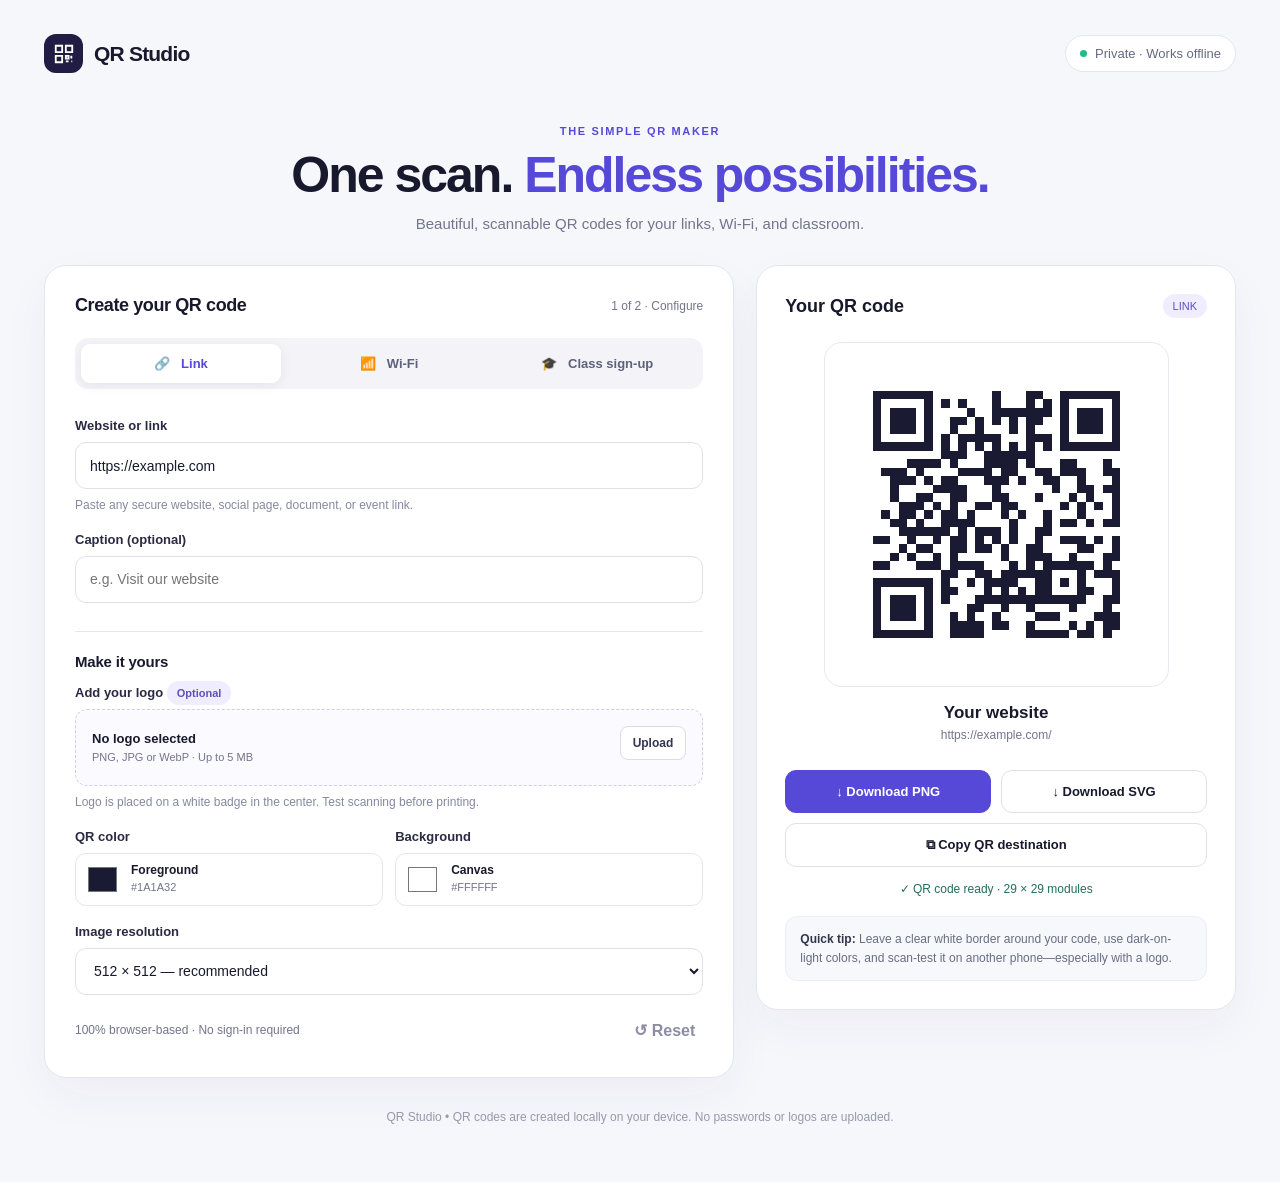
<file: index.html>
<!doctype html>
<html lang="en">
<head>
<meta charset="UTF-8">
<meta name="viewport" content="width=device-width, initial-scale=1.0">
<meta name="theme-color" content="#f6f7fb">
<title>QR Studio — QR codes for links, Wi-Fi and class sign-ups</title>
<link rel="stylesheet" href="styles.css">

</head>
<body>
<div class="shell">
<header class="topbar"><div class="brand"><span class="brand-icon" aria-hidden="true"><svg viewBox="0 0 24 24" width="22" height="22" fill="none"><path d="M3 3h7v7H3zM14 3h7v7h-7zM3 14h7v7H3z" stroke="currentColor" stroke-width="2"/><path d="M14 14h3v3h-3zM20 14v3M14 20h3M20 20h1" stroke="currentColor" stroke-width="2"/></svg></span> QR Studio</div><span class="topnote"><span class="online-dot"></span> Private · Works offline</span></header>
<section class="hero"><div class="eyebrow">THE SIMPLE QR MAKER</div><h1>One scan. <em>Endless possibilities.</em></h1><p>Beautiful, scannable QR codes for your links, Wi-Fi, and classroom.</p></section>
<main class="workspace">
<section class="panel controls" aria-label="QR code settings">
<div class="section-head"><h2>Create your QR code</h2><span class="mini">1 of 2 · Configure</span></div>
<div class="tabs" role="tablist" aria-label="QR type">
<button class="tab active" data-mode="link" aria-selected="true" type="button">🔗 &nbsp; Link</button>
<button class="tab" data-mode="wifi" aria-selected="false" type="button">📶 &nbsp; Wi-Fi</button>
<button class="tab" data-mode="class" aria-selected="false" type="button">🎓 &nbsp; Class sign-up</button>
</div>
<div id="linkFields"><div class="field"><label for="linkUrl">Website or link</label><input type="url" id="linkUrl" value="https://example.com" placeholder="https://yourwebsite.com" spellcheck="false" autocomplete="off"><small>Paste any secure website, social page, document, or event link.</small></div><div class="field"><label for="linkTitle">Caption (optional)</label><input type="text" id="linkTitle" placeholder="e.g. Visit our website" maxlength="65"></div></div>
<div id="wifiFields" class="hidden"><div class="field"><label for="wifiSsid">Wi-Fi network name (SSID)</label><input type="text" id="wifiSsid" placeholder="e.g. Classroom WiFi" maxlength="120"></div><div class="field-row"><div class="field"><label for="wifiSecurity">Security</label><select id="wifiSecurity"><option value="WPA">WPA / WPA2 / WPA3</option><option value="WEP">WEP</option><option value="nopass">No password (open)</option></select></div><div class="field"><label for="wifiPassword">Password</label><div class="toggle-eye"><input id="wifiPassword" type="password" placeholder="Wi-Fi password" maxlength="120"><button id="showPassword" type="button" aria-label="Show password">Show</button></div></div></div><label class="switch-row"><input type="checkbox" id="wifiHidden"> Hidden network</label></div>
<div id="classFields" class="hidden"><div class="field"><label for="classTitle">Class or event name</label><input type="text" id="classTitle" placeholder="e.g. Grade 7 Science Club" maxlength="65"></div><div class="field"><label for="classUrl">Registration form URL</label><input type="url" id="classUrl" placeholder="https://forms.gle/..." spellcheck="false" autocomplete="off"><small>Use a published Google Form or another sign-up page. The QR code opens that form.</small></div></div>
<h3 class="subhead">Make it yours</h3>
<div class="field"><div class="field-label">Add your logo <span class="badge">Optional</span></div><div class="brand-upload"><div><div class="upload-label" id="fileLabel">No logo selected</div><div class="upload-note">PNG, JPG or WebP · Up to 5 MB</div></div><div class="upload-actions"><label for="logoFile">Upload</label><input id="logoFile" type="file" accept="image/png,image/jpeg,image/webp" class="hidden"><button id="removeLogo" class="icon-btn hidden" title="Remove logo" type="button">✕</button></div></div><small class="mini" style="display:block;margin-top:8px">Logo is placed on a white badge in the center. Test scanning before printing.</small></div>
<div class="field color-row"><div><div class="field-label">QR color</div><div class="color-control"><input id="foreground" type="color" value="#1a1a32" aria-label="QR color"><div><strong>Foreground</strong><span id="fgLabel">#1A1A32</span></div></div></div><div><div class="field-label">Background</div><div class="color-control"><input id="background" type="color" value="#ffffff" aria-label="Background color"><div><strong>Canvas</strong><span id="bgLabel">#FFFFFF</span></div></div></div></div>
<div class="field"><label for="qrSize">Image resolution</label><select id="qrSize"><option value="320">320 × 320</option><option value="512" selected>512 × 512 — recommended</option><option value="768">768 × 768</option><option value="1024">1024 × 1024</option></select></div>
<div class="section-head" style="margin:14px 0 0"><span class="mini">100% browser-based · No sign-in required</span><button class="icon-btn" id="reset" type="button">↺ Reset</button></div>
</section>
<section class="panel preview" aria-label="QR code result"><div class="preview-head"><h2>Your QR code</h2><span class="badge" id="modeBadge">LINK</span></div><div class="preview-wrap"><canvas id="qrCanvas" width="512" height="512" aria-label="Generated QR code" role="img"></canvas></div><div class="preview-title" id="previewTitle">Your website</div><div class="preview-kind" id="previewKind">https://example.com</div><div class="buttons"><button type="button" id="downloadPNG" class="btn btn-primary">↓ Download PNG</button><button type="button" id="downloadSVG" class="btn">↓ Download SVG</button><button type="button" id="copyData" class="btn span-2">⧉ Copy QR destination</button></div><div class="status" id="status" role="status" aria-live="polite"></div><div class="hintbox"><strong>Quick tip:</strong> Leave a clear white border around your code, use dark-on-light colors, and scan-test it on another phone—especially with a logo.</div></section>
</main><footer class="footer">QR Studio • QR codes are created locally on your device. No passwords or logos are uploaded.</footer>
</div>
<script defer src="js/qr-core.js"></script>
<script defer src="js/app.js"></script>
</body>
</html>
</file>
<file: styles.css>
:root {color-scheme:light; --ink:#18192c;--muted:#72758b;--line:#e4e6ed;--accent:#5749d8;--accent-soft:#f0eeff;--bg:#f6f7fb;--card:#fff;--good:#136e57;--red:#b64242}
* {box-sizing:border-box} html,body{margin:0;min-height:100%;font-family:Inter,ui-sans-serif,-apple-system,BlinkMacSystemFont,"Segoe UI",Arial,sans-serif;background:var(--bg);color:var(--ink)}button,input,select{font:inherit}button{cursor:pointer}
.shell{max-width:1240px;margin:0 auto;padding:34px 24px 58px}.topbar{display:flex;align-items:center;justify-content:space-between;margin-bottom:52px;gap:15px}.brand{display:flex;align-items:center;gap:11px;font-weight:840;font-size:21px;letter-spacing:-.8px}.brand-icon{width:39px;height:39px;border-radius:12px;background:#201c43;color:white;display:grid;place-items:center}.topnote{font-size:13px;color:#646984;background:white;border:1px solid var(--line);border-radius:999px;padding:10px 14px;display:flex;align-items:center;gap:8px}.online-dot{background:#25b98a;border-radius:50%;width:7px;height:7px;display:inline-block}.hero{text-align:center;margin:0 0 33px}.eyebrow{color:var(--accent);font-weight:800;letter-spacing:.15em;text-transform:uppercase;font-size:11px}.hero h1{font-size:clamp(30px,4.5vw,50px);letter-spacing:-2px;line-height:1.12;margin:10px 0 12px}.hero h1 em{color:var(--accent);font-style:normal}.hero p{color:#72758b;margin:0;font-size:15px}.workspace{display:grid;grid-template-columns:minmax(0,1.18fr) minmax(335px,.82fr);gap:22px;align-items:start}.panel{background:var(--card);border:1px solid var(--line);border-radius:22px;box-shadow:0 18px 48px rgba(35,34,87,.045)}.controls{padding:29px 30px}.preview{padding:28px;position:sticky;top:25px}.section-head{display:flex;align-items:center;justify-content:space-between;gap:12px;margin-bottom:22px}.section-head h2{font-size:18px;letter-spacing:-.4px;margin:0}.mini{font-size:12px;color:var(--muted)}.tabs{display:grid;grid-template-columns:repeat(3,minmax(0,1fr));gap:8px;background:#f4f4f8;padding:6px;border-radius:13px;margin-bottom:29px}.tab{border:0;padding:12px 9px;background:transparent;border-radius:9px;color:#5d617b;font-weight:700;font-size:13px;white-space:nowrap}.tab.active{background:white;color:var(--accent);box-shadow:0 2px 11px rgba(47,47,102,.09)}.field{margin-bottom:18px}.field label,.field-label{display:block;font-size:13px;font-weight:750;color:#2a2b42;margin-bottom:9px}.field input[type=text],.field input[type=url],.field input[type=password],.field select{width:100%;height:47px;border:1px solid #dfe2ed;outline:0;background:#fff;border-radius:11px;padding:0 14px;color:var(--ink);font-size:14px;transition:.15s}.field input:focus,.field select:focus{border-color:#9086f0;box-shadow:0 0 0 3px #efedff}.field small{display:block;margin-top:8px;color:#85899f;line-height:1.4;font-size:12px}.field-row{display:grid;grid-template-columns:1fr 1fr;gap:12px}.subhead{font-weight:800;letter-spacing:-.2px;font-size:15px;margin:28px 0 15px;padding-top:21px;border-top:1px solid var(--line)}.color-row{display:grid;grid-template-columns:1fr 1fr;gap:12px}.color-control{border:1px solid var(--line);display:flex;align-items:center;gap:12px;padding:9px 10px;border-radius:11px;min-width:0}.color-control input{width:33px;height:33px;border:0;padding:0;background:none;cursor:pointer;flex-shrink:0}.color-control strong{font-size:12px;display:block;font-weight:750}.color-control span{font-size:11px;color:var(--muted)}.brand-upload{border:1.5px dashed #cfd0e8;background:#fafaff;border-radius:12px;padding:16px;display:flex;align-items:center;justify-content:space-between;gap:12px}.upload-label{font-weight:700;font-size:13px}.upload-note{font-size:11px;color:var(--muted);margin-top:5px}.upload-actions{display:flex;align-items:center;gap:8px}.upload-actions label{padding:9px 12px;background:#fff;border:1px solid #d9dbec;border-radius:8px;font-weight:760;color:#333653;font-size:12px;cursor:pointer;white-space:nowrap}.icon-btn{border:0;background:none;color:#8c8ca3;font-weight:700;padding:8px}.badge{font-size:11px;color:#5c50bf;background:#efedff;padding:6px 10px;border-radius:999px}.seg{display:flex;gap:16px;align-items:center;flex-wrap:wrap}.seg label{font-size:13px;color:#4f5269;display:flex;gap:7px;align-items:center}.seg input{accent-color:var(--accent)}.preview-head{display:flex;align-items:center;justify-content:space-between}.preview-head h2{font-size:18px;margin:0}.preview-wrap{margin:24px auto 13px;max-width:345px;aspect-ratio:1;background:#fff;border:1px solid #e7e8ef;border-radius:18px;display:grid;place-items:center;padding:14px}.preview-wrap canvas{display:block;max-width:100%;width:100%;height:auto;image-rendering:pixelated}.preview-title{font-weight:800;font-size:17px;text-align:center;overflow-wrap:anywhere;margin:16px 0 5px}.preview-kind{font-size:12px;color:var(--muted);text-align:center;min-height:20px}.buttons{display:grid;grid-template-columns:1fr 1fr;gap:10px;margin-top:22px}.btn{border-radius:11px;border:1px solid #dfe1ec;padding:13px 10px;font-weight:750;font-size:13px;background:#fff;color:var(--ink)}.btn-primary{color:white;background:var(--accent);border-color:var(--accent)}.btn:hover{filter:brightness(.97)}.span-2{grid-column:span 2}.status{font-size:12px;color:#236e5d;text-align:center;min-height:18px;margin-top:13px;line-height:1.5}.status.error{color:var(--red)}.hintbox{margin-top:18px;padding:13px 14px;background:#f7f8fc;border:1px solid #ebeef4;border-radius:12px;color:#686d82;font-size:12px;line-height:1.55}.hintbox strong{color:#34364d}.hidden{display:none !important}.footer{text-align:center;color:#9699a9;font-size:12px;margin-top:32px}.top-line{display:flex;align-items:center;gap:8px}.check{color:#17a77f}.toggle-eye{position:relative}.toggle-eye button{position:absolute;right:6px;top:6px;border:0;background:none;padding:8px;color:#565a76;font-size:12px;font-weight:700}.toggle-eye input{padding-right:65px !important}.switch-row{display:flex;align-items:center;gap:9px;margin-top:9px;font-size:12px;color:#60647c}.switch-row input{accent-color:var(--accent)}.warn{color:var(--red)}
@media(max-width:850px){.shell{padding:22px 14px 36px}.topbar{margin-bottom:30px}.workspace{grid-template-columns:1fr}.preview{position:static}.hero h1{letter-spacing:-1px}.controls{padding:22px}.topnote{font-size:11px}.preview-wrap{max-width:350px}.section-head{flex-wrap:wrap}}@media(max-width:420px){.color-row,.field-row{grid-template-columns:1fr}.tabs{gap:3px}.tab{font-size:11px}.hero p{font-size:13px}.brand{font-size:18px}}
</file>
